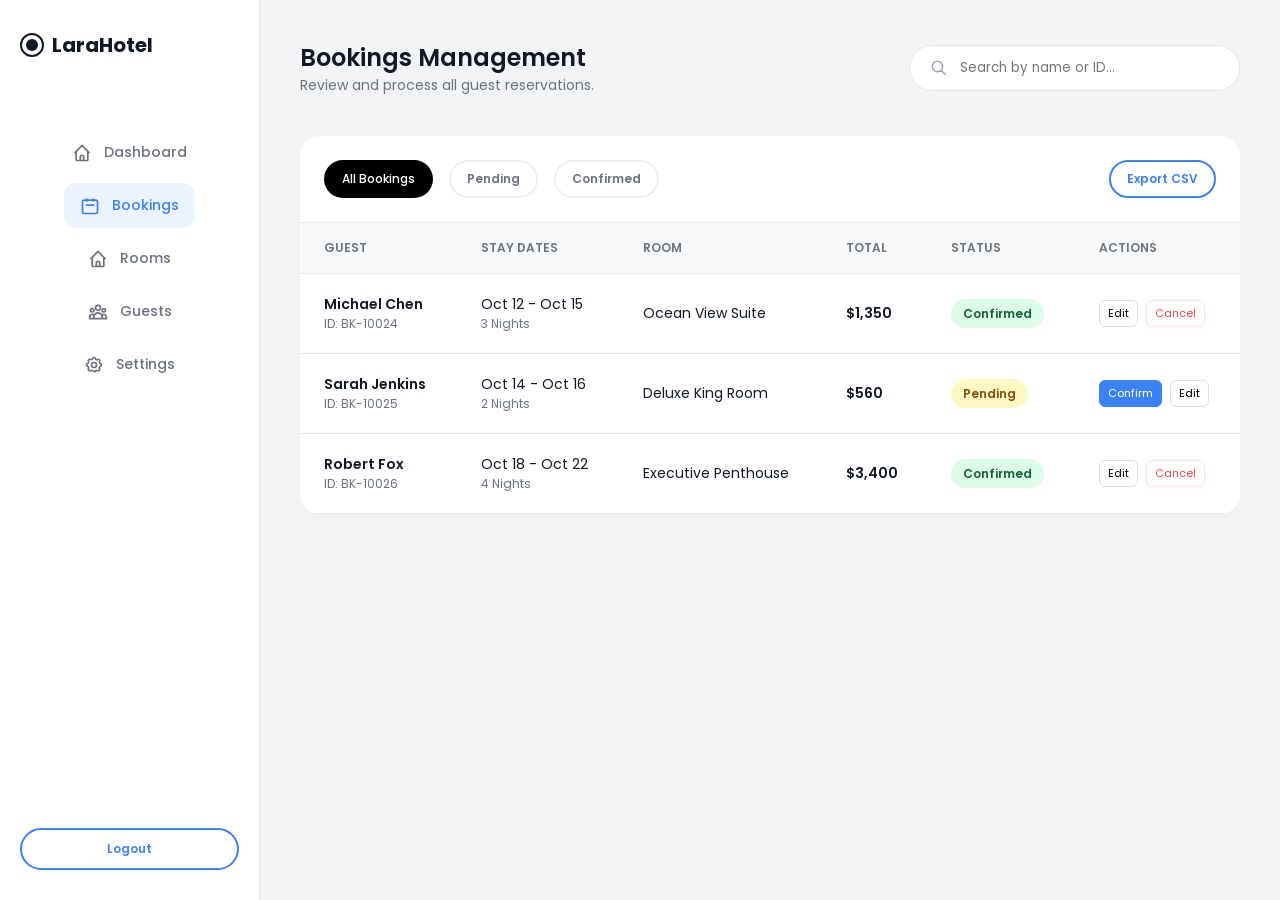
<file: _static_backup/ADMIN_BOOKINGS.HTML>
<!DOCTYPE html>
<html lang="en">
<head>
    <meta charset="UTF-8">
    <meta name="viewport" content="width=device-width, initial-scale=1.0">
    <title>Manage Bookings - LaraHotel Admin</title>
    <link rel="stylesheet" href="STYLE.CSS">
</head>
<body class="admin-body">

    <div class="admin-layout">
        
        <!-- SIDEBAR -->
        <aside class="admin-sidebar">
            <a href="INDEX.HTML" class="logo" style="margin-bottom: 40px; justify-content: flex-start;">
                <div class="logo-icon"></div>
                LaraHotel
            </a>

            <nav class="admin-nav">
                <a href="ADMIN.HTML">
                    <svg width="20" height="20" fill="none" stroke="currentColor" stroke-width="2" viewBox="0 0 24 24"><path d="M3 12l2-2m0 0l7-7 7 7M5 10v10a1 1 0 001 1h3m10-11l2 2m-2-2v10a1 1 0 01-1 1h-3m-6 0a1 1 0 001-1v-4a1 1 0 011-1h2a1 1 0 011 1v4a1 1 0 001 1m-6 0h6"></path></svg>
                    Dashboard
                </a>
                <a href="ADMIN_BOOKINGS.HTML" class="active">
                    <svg width="20" height="20" fill="none" stroke="currentColor" stroke-width="2" viewBox="0 0 24 24"><path d="M8 7V3m8 4V3m-9 8h10M5 21h14a2 2 0 002-2V7a2 2 0 00-2-2H5a2 2 0 00-2 2v12a2 2 0 002 2z"></path></svg>
                    Bookings
                </a>
                <a href="ADMIN_ROOMS.HTML">
                    <svg width="20" height="20" fill="none" stroke="currentColor" stroke-width="2" viewBox="0 0 24 24"><path d="M3 12l2-2m0 0l7-7 7 7M5 10v10a1 1 0 001 1h3m10-11l2 2m-2-2v10a1 1 0 01-1 1h-3m-6 0a1 1 0 001-1v-4a1 1 0 011-1h2a1 1 0 011 1v4a1 1 0 001 1m-6 0h6"></path></svg>
                    Rooms
                </a>
                <a href="ADMIN_GUESTS.HTML">
                    <svg width="20" height="20" fill="none" stroke="currentColor" stroke-width="2" viewBox="0 0 24 24"><path d="M17 20h5v-2a3 3 0 00-5.356-1.857M17 20H7m10 0v-2c0-.656-.126-1.283-.356-1.857M7 20H2v-2a3 3 0 015.356-1.857M7 20v-2c0-.656.126-1.283.356-1.857m0 0a5.002 5.002 0 019.288 0M15 7a3 3 0 11-6 0 3 3 0 016 0zm6 3a2 2 0 11-4 0 2 2 0 014 0zM7 10a2 2 0 11-4 0 2 2 0 014 0z"></path></svg>
                    Guests
                </a>
                <a href="#">
                    <svg width="20" height="20" fill="none" stroke="currentColor" stroke-width="2" viewBox="0 0 24 24"><path d="M10.325 4.317c.426-1.756 2.924-1.756 3.35 0a1.724 1.724 0 002.573 1.066c1.543-.94 3.31.826 2.37 2.37a1.724 1.724 0 001.065 2.572c1.756.426 1.756 2.924 0 3.35a1.724 1.724 0 00-1.066 2.573c.94 1.543-.826 3.31-2.37 2.37a1.724 1.724 0 00-2.572 1.065c-.426 1.756-2.924-1.756-3.35 0a1.724 1.724 0 00-2.573-1.066c-1.543.94-3.31-.826-2.37-2.37a1.724 1.724 0 00-1.065-2.572c-1.756-.426-1.756-2.924 0-3.35a1.724 1.724 0 001.066-2.573c-.94-1.543.826-3.31 2.37-2.37.996.608 2.296.07 2.572-1.065z"></path><path d="M15 12a3 3 0 11-6 0 3 3 0 016 0z"></path></svg>
                    Settings
                </a>
            </nav>

            <a href="INDEX.HTML" class="btn-outline" style="margin-top: auto; text-align: center; font-size:12px;">Logout</a>
        </aside>

        <!-- MAIN CONTENT -->
        <main class="admin-main">
            
            <!-- HEADER -->
            <header class="admin-header">
                <div>
                    <h2 style="font-size: 24px; font-weight: 600; color: var(--dark-text);">Bookings Management</h2>
                    <p style="color: var(--gray-text); font-size: 14px;">Review and process all guest reservations.</p>
                </div>

                <div style="display:flex; gap:20px; align-items:center;">
                    <div class="admin-search">
                        <svg width="20" height="20" fill="none" stroke="#9CA3AF" stroke-width="2" viewBox="0 0 24 24"><path d="M21 21l-6-6m2-5a7 7 0 11-14 0 7 7 0 0114 0z"></path></svg>
                        <input type="text" placeholder="Search by name or ID...">
                    </div>
                </div>
            </header>

            <!-- BOOKINGS TABLE -->
            <div class="admin-table-wrapper">
                <div class="admin-table-header">
                    <div style="display:flex; gap:16px;">
                        <button class="btn-black" style="padding: 8px 16px; font-size: 12px;">All Bookings</button>
                        <button class="btn-outline" style="padding: 8px 16px; font-size: 12px; border-color: #eee; color: var(--gray-text);">Pending</button>
                        <button class="btn-outline" style="padding: 8px 16px; font-size: 12px; border-color: #eee; color: var(--gray-text);">Confirmed</button>
                    </div>
                    <button class="btn-outline" style="padding: 8px 16px; font-size: 12px;">Export CSV</button>
                </div>
                <table class="admin-table">
                    <thead>
                        <tr>
                            <th>Guest</th>
                            <th>Stay Dates</th>
                            <th>Room</th>
                            <th>Total</th>
                            <th>Status</th>
                            <th>Actions</th>
                        </tr>
                    </thead>
                    <tbody>
                        <tr>
                            <td>
                                <div style="font-weight:600; color:var(--dark-text);">Michael Chen</div>
                                <div style="font-size:12px; color:var(--gray-text);">ID: BK-10024</div>
                            </td>
                            <td>
                                <div style="font-size:14px;">Oct 12 - Oct 15</div>
                                <div style="font-size:12px; color:var(--gray-text);">3 Nights</div>
                            </td>
                            <td>Ocean View Suite</td>
                            <td style="font-weight:600;">$1,350</td>
                            <td><span class="status-badge status-confirmed">Confirmed</span></td>
                            <td>
                                <div style="display:flex; gap:8px;">
                                    <button style="padding: 4px 8px; font-size: 11px; border: 1px solid #ddd; background: white; border-radius: 6px; cursor: pointer;">Edit</button>
                                    <button style="padding: 4px 8px; font-size: 11px; border: 1px solid #fee2e2; background: #fff; color: #ef4444; border-radius: 6px; cursor: pointer;">Cancel</button>
                                </div>
                            </td>
                        </tr>
                        <tr>
                            <td>
                                <div style="font-weight:600; color:var(--dark-text);">Sarah Jenkins</div>
                                <div style="font-size:12px; color:var(--gray-text);">ID: BK-10025</div>
                            </td>
                            <td>
                                <div style="font-size:14px;">Oct 14 - Oct 16</div>
                                <div style="font-size:12px; color:var(--gray-text);">2 Nights</div>
                            </td>
                            <td>Deluxe King Room</td>
                            <td style="font-weight:600;">$560</td>
                            <td><span class="status-badge status-pending">Pending</span></td>
                            <td>
                                <div style="display:flex; gap:8px;">
                                    <button style="padding: 4px 8px; font-size: 11px; border: 1px solid var(--primary-blue); background: var(--primary-blue); color: white; border-radius: 6px; cursor: pointer;">Confirm</button>
                                    <button style="padding: 4px 8px; font-size: 11px; border: 1px solid #ddd; background: white; border-radius: 6px; cursor: pointer;">Edit</button>
                                </div>
                            </td>
                        </tr>
                        <!-- More rows... -->
                         <tr>
                            <td>
                                <div style="font-weight:600; color:var(--dark-text);">Robert Fox</div>
                                <div style="font-size:12px; color:var(--gray-text);">ID: BK-10026</div>
                            </td>
                            <td>
                                <div style="font-size:14px;">Oct 18 - Oct 22</div>
                                <div style="font-size:12px; color:var(--gray-text);">4 Nights</div>
                            </td>
                            <td>Executive Penthouse</td>
                            <td style="font-weight:600;">$3,400</td>
                            <td><span class="status-badge status-confirmed">Confirmed</span></td>
                            <td>
                                <div style="display:flex; gap:8px;">
                                    <button style="padding: 4px 8px; font-size: 11px; border: 1px solid #ddd; background: white; border-radius: 6px; cursor: pointer;">Edit</button>
                                    <button style="padding: 4px 8px; font-size: 11px; border: 1px solid #fee2e2; background: #fff; color: #ef4444; border-radius: 6px; cursor: pointer;">Cancel</button>
                                </div>
                            </td>
                        </tr>
                    </tbody>
                </table>
            </div>

        </main>
    </div>

</body>
</html>
</file>
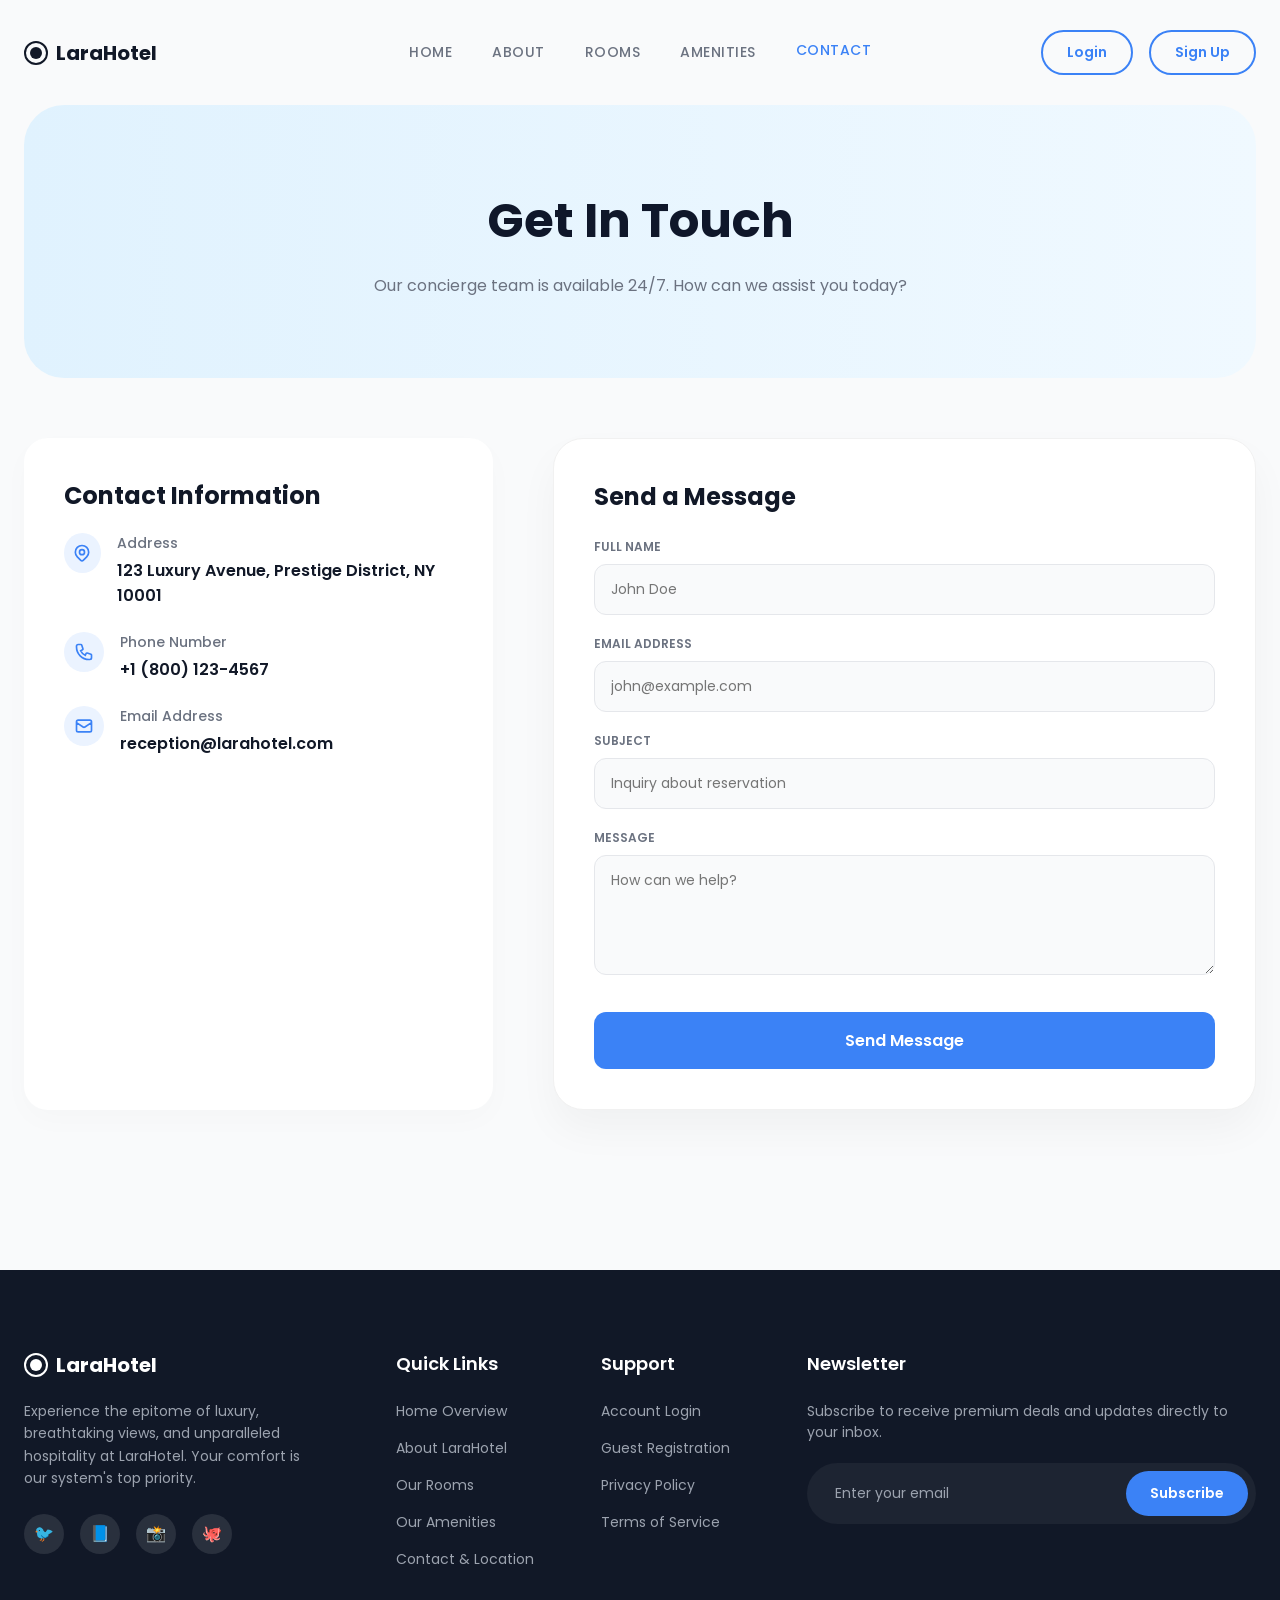
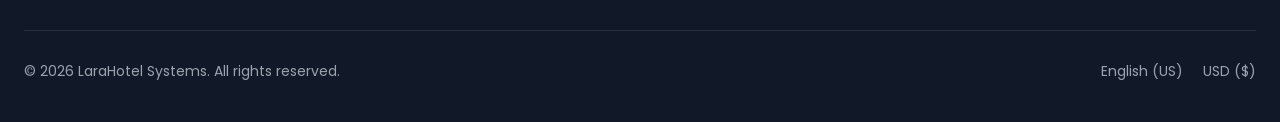
<file: _static_backup/CONTACT.HTML>
<!DOCTYPE html>
<html lang="en">
<head>
    <meta charset="UTF-8">
    <meta name="viewport" content="width=device-width, initial-scale=1.0">
    <title>Contact Us - LaraHotel</title>
    <link rel="stylesheet" href="STYLE.CSS">
</head>
<body>

    <div class="container">
        
        <!-- NAVBAR -->
        <nav>
            <a href="INDEX.HTML" class="logo">
                <div class="logo-icon"></div>
                LaraHotel
            </a>
            <div class="nav-center-links">
                <a href="INDEX.HTML">Home</a>
                <a href="ABOUT.HTML">About</a>
                <a href="ROOMS.HTML">Rooms</a>
                <a href="AMENITIES.HTML">Amenities</a>
                <a href="CONTACT.HTML" class="active-link">Contact</a>
            </div>
            <div class="nav-auth-links">
                <a href="LOGIN.HTML" class="btn-outline">Login</a>
                <a href="REGISTER.HTML" class="btn-outline">Sign Up</a>
            </div>
        </nav>

        <div class="page-hero">
            <h1>Get In Touch</h1>
            <p>Our concierge team is available 24/7. How can we assist you today?</p>
        </div>

        <div class="contact-grid">
            <div class="contact-info-card">
                <h3>Contact Information</h3>
                <div class="contact-item">
                    <div class="contact-icon">
                        <svg width="20" height="20" fill="none" stroke="currentColor" stroke-width="2" viewBox="0 0 24 24"><path d="M17.657 16.657L13.414 20.9a1.998 1.998 0 01-2.827 0l-4.244-4.243a8 8 0 1111.314 0z"></path><path d="M15 11a3 3 0 11-6 0 3 3 0 016 0z"></path></svg>
                    </div>
                    <div>
                        <h4>Address</h4>
                        <p>123 Luxury Avenue, Prestige District, NY 10001</p>
                    </div>
                </div>
                <div class="contact-item">
                    <div class="contact-icon">
                        <svg width="20" height="20" fill="none" stroke="currentColor" stroke-width="2" viewBox="0 0 24 24"><path d="M3 5a2 2 0 012-2h3.28a1 1 0 01.948.684l1.498 4.493a1 1 0 01-.502 1.21l-2.257 1.13a11.042 11.042 0 005.516 5.516l1.13-2.257a1 1 0 011.21-.502l4.493 1.498a1 1 0 01.684.949V19a2 2 0 01-2 2h-1C9.716 21 3 14.284 3 6V5z"></path></svg>
                    </div>
                    <div>
                        <h4>Phone Number</h4>
                        <p>+1 (800) 123-4567</p>
                    </div>
                </div>
                <div class="contact-item">
                    <div class="contact-icon">
                        <svg width="20" height="20" fill="none" stroke="currentColor" stroke-width="2" viewBox="0 0 24 24"><path d="M3 8l7.89 5.26a2 2 0 002.22 0L21 8M5 19h14a2 2 0 002-2V7a2 2 0 00-2-2H5a2 2 0 00-2 2v10a2 2 0 002 2z"></path></svg>
                    </div>
                    <div>
                        <h4>Email Address</h4>
                        <p>reception@larahotel.com</p>
                    </div>
                </div>
            </div>

            <div class="booking-panel" style="position: static; margin-top: 0; margin-bottom: 0;">
                <h3 style="font-size: 24px; margin-bottom: 24px;">Send a Message</h3>
                <form onsubmit="event.preventDefault(); alert('Message sent successfully!');">
                    <div class="form-group">
                        <label>Full Name</label>
                        <input type="text" placeholder="John Doe" required>
                    </div>
                    <div class="form-group">
                        <label>Email Address</label>
                        <input type="email" placeholder="john@example.com" required>
                    </div>
                    <div class="form-group">
                        <label>Subject</label>
                        <input type="text" placeholder="Inquiry about reservation" required>
                    </div>
                    <div class="form-group">
                        <label>Message</label>
                        <textarea style="width: 100%; padding: 14px 16px; border: 1px solid var(--border-color); border-radius: 12px; font-size: 14px; font-family: 'Poppins', sans-serif; background: var(--light-bg); outline: none; transition: border 0.3s; min-height: 120px;" placeholder="How can we help?" required></textarea>
                    </div>
                    <button type="submit" class="btn-reserve">Send Message</button>
                </form>
            </div>
        </div>
    </div>

    <!-- GLOBAL FOOTER -->
    <footer>
        <div class="container">
            <div class="footer-grid">
                <div class="footer-brand">
                    <a href="INDEX.HTML" class="logo">
                        <div class="logo-icon"></div>
                        LaraHotel
                    </a>
                    <p>Experience the epitome of luxury, breathtaking views, and unparalleled hospitality at LaraHotel. Your comfort is our system's top priority.</p>
                    <div class="footer-socials">
                        <a href="#">🐦</a>
                        <a href="#">📘</a>
                        <a href="#">📸</a>
                        <a href="#">🐙</a>
                    </div>
                </div>

                <div class="footer-links-col">
                    <h4 class="footer-title">Quick Links</h4>
                    <div class="footer-links">
                        <a href="INDEX.HTML">Home Overview</a>
                        <a href="ABOUT.HTML">About LaraHotel</a>
                        <a href="ROOMS.HTML">Our Rooms</a>
                        <a href="AMENITIES.HTML">Our Amenities</a>
                        <a href="CONTACT.HTML">Contact & Location</a>
                    </div>
                </div>

                <div class="footer-links-col">
                    <h4 class="footer-title">Support</h4>
                    <div class="footer-links">
                        <a href="LOGIN.HTML">Account Login</a>
                        <a href="REGISTER.HTML">Guest Registration</a>
                        <a href="#">Privacy Policy</a>
                        <a href="#">Terms of Service</a>
                    </div>
                </div>

                <div class="footer-newsletter">
                    <h4 class="footer-title">Newsletter</h4>
                    <p style="color: #9CA3AF; font-size: 14px; margin-bottom: 12px;">Subscribe to receive premium deals and updates directly to your inbox.</p>
                    <form class="newsletter-form" onsubmit="event.preventDefault(); alert('Subscribed!');">
                        <input type="email" placeholder="Enter your email" required>
                        <button type="submit">Subscribe</button>
                    </form>
                </div>
            </div>
            <div class="footer-bottom">
                <p>&copy; 2026 LaraHotel Systems. All rights reserved.</p>
                <div class="footer-bottom-links">
                    <a href="#">English (US)</a>
                    <a href="#">USD ($)</a>
                </div>
            </div>
        </div>
    </footer>

</body>
</html>
</file>
<file: _static_backup/STYLE.CSS>
@import url('https://fonts.googleapis.com/css2?family=Poppins:wght@400;500;600;700&display=swap');

:root {
    --primary-blue: #3B82F6; 
    --light-blue: #EBF3FF;
    --dark-text: #111827;
    --gray-text: #6B7280;
    --light-bg: #F9FAFB;
    --white: #FFFFFF;
    --black: #000000;
    --border-color: #E5E7EB;
}

* {
    margin: 0;
    padding: 0;
    box-sizing: border-box;
    font-family: 'Poppins', sans-serif;
}

body {
    background-color: var(--light-bg);
    color: var(--dark-text);
    overflow-x: hidden;
    scroll-behavior: smooth;
    display: flex;
    flex-direction: column;
    min-height: 100vh;
}

.container {
    max-width: 1280px;
    width: 100%;
    margin: 0 auto;
    padding: 0 24px;
    flex: 1; /* Keeps footer pinned if content is short */
}

/* --- SCROLLBAR --- */
::-webkit-scrollbar {
    width: 8px;
}
::-webkit-scrollbar-track {
    background: #f1f1f1; 
}
::-webkit-scrollbar-thumb {
    background: #ccc; 
    border-radius: 4px;
}
::-webkit-scrollbar-thumb:hover {
    background: #888; 
}

/* --- NAVBAR --- */
nav {
    display: grid;
    grid-template-columns: 200px 1fr 200px;
    align-items: center;
    padding: 30px 0;
    position: relative;
    z-index: 100;
}

.logo {
    font-size: 20px;
    font-weight: 700;
    display: flex;
    align-items: center;
    gap: 8px;
    color: var(--dark-text);
    text-decoration: none;
    transition: transform 0.3s;
}

.logo:hover {
    transform: scale(1.02);
}

.logo-icon {
    width: 24px;
    height: 24px;
    border: 2px solid var(--dark-text);
    border-radius: 50%;
    position: relative;
}
.logo-icon::after {
    content: '';
    position: absolute;
    top: 4px; left: 4px;
    width: 12px; height: 12px;
    background: var(--dark-text);
    border-radius: 50%;
}

.nav-center-links {
    justify-self: center;
    display: flex;
    gap: 40px;
}

.nav-center-links a {
    text-decoration: none;
    color: var(--gray-text);
    font-size: 14px;
    font-weight: 500;
    text-transform: uppercase;
    letter-spacing: 0.5px;
    transition: color 0.3s, transform 0.2s;
}

.nav-center-links a:hover, .nav-center-links a.active-link {
    color: var(--primary-blue);
    transform: translateY(-2px);
}

.nav-auth-links {
    justify-self: end;
    display: flex;
    gap: 16px;
    align-items: center;
}

.btn-outline {
    border: 2px solid var(--primary-blue);
    color: var(--primary-blue);
    padding: 10px 24px;
    border-radius: 30px;
    text-decoration: none;
    font-size: 14px;
    font-weight: 600;
    transition: 0.3s;
    background: transparent;
    white-space: nowrap;
}
.btn-outline:hover {
    background: var(--primary-blue);
    color: white;
}

.btn-black {
    background-color: var(--black);
    color: var(--white);
    padding: 12px 28px;
    border-radius: 30px;
    text-decoration: none;
    font-size: 14px;
    font-weight: 500;
    transition: transform 0.2s, box-shadow 0.2s;
    border: 2px solid transparent;
}

.btn-black:hover {
    transform: scale(1.05);
    box-shadow: 0 10px 20px rgba(0,0,0,0.1);
}

.btn-blue {
    background-color: var(--primary-blue);
    color: var(--white);
    padding: 16px 32px;
    border-radius: 30px;
    text-decoration: none;
    font-size: 14px;
    font-weight: 500;
    display: inline-flex;
    align-items: center;
    justify-content: center;
    gap: 12px;
    box-shadow: 0 10px 20px rgba(59, 130, 246, 0.3);
    transition: background 0.3s, transform 0.3s, box-shadow 0.3s;
    cursor: pointer;
    border: none;
}

.btn-blue:hover {
    background-color: #2563eb;
    transform: translateY(-2px);
    box-shadow: 0 15px 30px rgba(59, 130, 246, 0.4);
}

.btn-blue .icon-play {
    width: 24px;
    height: 24px;
    background: white;
    border-radius: 50%;
    display: flex;
    justify-content: center;
    align-items: center;
}

.btn-blue .icon-play::after {
    content: '';
    width: 0; height: 0;
    border-top: 4px solid transparent;
    border-bottom: 4px solid transparent;
    border-left: 6px solid var(--primary-blue);
    margin-left: 2px;
}

/* --- PAGE HERO (Common for Subpages) --- */
.page-hero {
    background: linear-gradient(to right, #e0f2fe, #f0f9ff);
    border-radius: 40px;
    display: flex;
    flex-direction: column;
    align-items: center;
    justify-content: center;
    text-align: center;
    padding: 80px 40px;
    margin-bottom: 60px;
    position: relative;
    overflow: hidden;
}

.page-hero h1 {
    font-size: 48px;
    color: #0f172a;
    margin-bottom: 16px;
    z-index: 2;
}

.page-hero p {
    color: var(--gray-text);
    font-size: 16px;
    max-width: 600px;
    z-index: 2;
}

/* --- HOME HERO --- */
.hero {
    position: relative;
    background: linear-gradient(to right, #e0f2fe, #f0f9ff);
    border-radius: 40px;
    padding: 80px 60px 140px 60px; 
    display: flex;
    align-items: center;
    min-height: 500px;
    overflow: hidden;
    margin-bottom: 40px;
}

.hero-bg-img {
    position: absolute;
    right: 0;
    top: 0;
    height: 100%;
    width: 55%;
    object-fit: cover;
    border-radius: 40px 0 0 40px;
    mask-image: linear-gradient(to left, rgba(0,0,0,1) 50%, rgba(0,0,0,0) 100%);
    -webkit-mask-image: linear-gradient(to left, rgba(0,0,0,1) 50%, rgba(0,0,0,0) 100%);
}

.hero-content {
    position: relative;
    z-index: 2;
    max-width: 500px;
    animation: fadeUp 1s ease-out forwards;
}

@keyframes fadeUp {
    from { opacity: 0; transform: translateY(30px); }
    to { opacity: 1; transform: translateY(0); }
}

.hero-subtitle {
    font-size: 12px;
    font-weight: 600;
    color: var(--gray-text);
    text-transform: uppercase;
    letter-spacing: 1px;
    margin-bottom: 16px;
}

.hero-title {
    font-size: 56px;
    font-weight: 700;
    line-height: 1.1;
    margin-bottom: 40px;
    color: #0f172a;
}

.hero-pagination {
    position: absolute;
    left: 30px;
    top: 50%;
    transform: translateY(-50%);
    display: flex;
    flex-direction: column;
    align-items: center;
    gap: 20px;
    z-index: 2;
}
.hero-pagination::before {
    content: ''; position: absolute;
    top: 0; bottom: 0; width: 1px; background: rgba(0,0,0,0.1); z-index: -1;
}

.page-dot {
    width: 24px; height: 24px; background: var(--white);
    border-radius: 50%; display: flex; justify-content: center; align-items: center;
    font-size: 10px; color: var(--gray-text); box-shadow: 0 2px 5px rgba(0,0,0,0.05);
    cursor: pointer; transition: 0.3s;
}
.page-dot.active { color: var(--dark-text); font-weight: bold; transform: scale(1.2); }

/* --- BOOKING ENGINE --- */
.booking-search {
    position: absolute;
    bottom: 20px;
    left: 50%;
    transform: translateX(-50%);
    background: white;
    padding: 15px 30px;
    border-radius: 100px;
    box-shadow: 0 20px 40px rgba(0,0,0,0.08);
    display: flex;
    gap: 30px;
    align-items: center;
    z-index: 20;
    width: max-content;
    border: 1px solid #eaeaea;
}

.search-field {
    display: flex;
    flex-direction: column;
    border-right: 1px solid #eaeaea;
    padding-right: 30px;
}
.search-field:last-of-type { border-right: none; padding-right: 0; }

.search-field label {
    font-size: 11px; font-weight: 600; color: var(--gray-text);
    text-transform: uppercase; letter-spacing: 1px; margin-bottom: 4px;
}
.search-field input, .search-field select {
    border: none; font-size: 14px; font-weight: 500;
    color: var(--dark-text); background: transparent; outline: none; cursor: pointer;
}
.search-btn { border-radius: 100px; padding: 14px 28px; white-space: nowrap; }

/* --- BRANDS --- */
.brands {
    display: flex; justify-content: space-between; align-items: center;
    padding: 80px 0 60px 0; border-bottom: 1px solid #eaeaea; margin-bottom: 60px;
}
.social-follow { display: flex; align-items: center; gap: 16px; font-size: 14px; color: var(--gray-text); }
.social-follow span { font-weight: 500; cursor: pointer; transition: transform 0.3s; }
.social-follow span:hover { transform: scale(1.2); }
.partners { display: flex; gap: 40px; align-items: center; color: #9CA3AF; font-size: 18px; font-weight: 600; }
.partners span { cursor: pointer; transition: opacity 0.3s; }
.partners span:hover { opacity: 0.7; }

/* --- FEATURED ROOMS GRID --- */
.section-header { display: flex; justify-content: space-between; align-items: flex-end; margin-bottom: 30px; }
.section-header h2 { font-size: 28px; font-weight: 600; margin-bottom: 8px; }
.section-header p { color: var(--gray-text); font-size: 14px; }

.slider-nav { display: flex; gap: 12px; }
.slider-nav button {
    width: 40px; height: 40px; border-radius: 50%; border: 1px solid #eaeaea;
    background: white; cursor: pointer; display: flex; justify-content: center; align-items: center;
    transition: 0.3s;
}
.slider-nav button.active, .slider-nav button:hover { background: var(--black); color: white; border: none; }

.rooms-carousel { margin-bottom: 80px; padding-bottom: 20px;}
.rooms-grid {
    display: grid;
    grid-template-columns: repeat(3, 1fr);
    gap: 30px;
}

.room-card {
    background: white; padding-bottom: 16px; border-radius: 24px;
    transition: transform 0.3s, box-shadow 0.3s; cursor: pointer;
    box-shadow: 0 4px 6px rgba(0,0,0,0.02); position: relative;
}
.room-card:hover { transform: translateY(-5px); box-shadow: 0 15px 30px rgba(0,0,0,0.08); }
.room-card img { width: 100%; height: 240px; object-fit: cover; border-radius: 24px; margin-bottom: 16px; }

.room-info { display: flex; justify-content: space-between; align-items: flex-start; padding: 0 16px; }
.room-title { font-size: 16px; font-weight: 600; margin-bottom: 4px; }
.room-meta { font-size: 12px; color: var(--gray-text); display: flex; align-items: center; gap: 4px; }
.rating-pill { background: var(--primary-blue); color: white; padding: 4px 10px; border-radius: 20px; font-size: 12px; font-weight: 600; }

/* --- HOTEL CARE SECTION --- */
.hotel-care {
    background: white; border-radius: 40px; padding: 60px;
    display: flex; gap: 60px; margin-bottom: 100px; box-shadow: 0 20px 40px rgba(0,0,0,0.02);
}
.care-content { flex: 1; }
.care-content h2 { font-size: 36px; line-height: 1.2; margin-bottom: 20px; }
.care-content p { color: var(--gray-text); font-size: 14px; margin-bottom: 30px; line-height: 1.6; }

.care-grid { display: grid; grid-template-columns: 1fr 1fr; gap: 30px; }
.care-item { display: flex; gap: 16px; align-items: flex-start; transition: transform 0.3s;}
.care-item:hover { transform: translateX(5px); }
.care-icon { font-size: 24px; background: var(--light-blue); padding: 12px; border-radius: 16px; }
.care-item h4 { font-size: 16px; margin-bottom: 6px; }
.care-item p { font-size: 12px; margin-bottom: 0; color: var(--gray-text); }

.care-image { flex: 1; position: relative; }
.care-image img { width: 100%; height: 100%; object-fit: cover; border-radius: 30px; }
.care-floating-badge {
    position: absolute; bottom: -20px; left: -20px; background: white;
    padding: 20px; border-radius: 20px; box-shadow: 0 20px 40px rgba(0,0,0,0.1); text-align: center;
}
.care-floating-badge h3 { font-size: 32px; color: var(--primary-blue); }
.care-floating-badge p { font-size: 12px; color: var(--gray-text); font-weight: 600; }

/* --- PROCESS SECTION --- */
.process-section { text-align: center; margin-bottom: 100px; }
.process-section h2 { font-size: 28px; margin-bottom: 12px; }
.process-section > p { color: var(--gray-text); font-size: 14px; max-width: 500px; margin: 0 auto 60px; line-height: 1.6; }

.process-grid { display: grid; grid-template-columns: 1fr 1.2fr 1fr; gap: 20px; align-items: end; }
.process-card {
    background: white; border-radius: 24px; padding: 40px; text-align: left;
    position: relative; transition: transform 0.3s;
}
.process-card:hover { transform: translateY(-5px); }
.process-card.active { background: var(--primary-blue); color: white; padding-top: 140px; }

.process-icon {
    width: 32px; height: 32px; background: #f0f4f8; border-radius: 50%;
    display: inline-flex; justify-content: center; align-items: center;
    margin-bottom: 20px; color: var(--primary-blue);
}
.active .process-icon { background: rgba(255,255,255,0.2); color: white; }
.process-card h3 { font-size: 18px; margin-bottom: 12px; }
.active h3 { font-size: 22px; }
.process-card p { font-size: 12px; color: var(--gray-text); line-height: 1.6; }
.active p { color: rgba(255,255,255,0.8); margin-bottom: 20px; }
.learn-more { color: white; font-size: 12px; font-weight: 600; text-decoration: none; text-transform: uppercase; letter-spacing: 1px; }

.process-floating-img {
    position: absolute; top: -40px; left: 50%; transform: translateX(-50%);
    width: 80%; height: 150px; object-fit: cover; border-radius: 20px; box-shadow: 0 10px 20px rgba(0,0,0,0.1);
}

/* --- PROMO SECTION --- */
.promo-section { margin-bottom: 100px; }
.promo-grid { display: grid; grid-template-columns: 1fr 1.5fr; gap: 60px; align-items: center; margin-bottom: 40px; }
.promo-img-wrapper { position: relative; }
.promo-img-wrapper img { width: 100%; height: 400px; object-fit: cover; border-radius: 24px; }
.promo-text { padding-right: 40px; }
.promo-text h2 { font-size: 48px; line-height: 1.1; font-weight: 700; text-transform: uppercase; margin-bottom: 20px; }
.promo-text h2 span { display: block; margin-top: 10px; }
.promo-text-inner { display: flex; justify-content: space-between; align-items: flex-end; margin-bottom: 20px; }
.promo-text p { color: var(--gray-text); font-size: 14px; line-height: 1.6; max-width: 400px; }

.promo-banner {
    background: linear-gradient(to right, #e0f2fe, #f0f9ff); border-radius: 20px;
    padding: 30px 40px; display: flex; justify-content: space-between; align-items: center;
}
.promo-offer { display: flex; align-items: center; gap: 20px; }
.promo-offer h3 { font-size: 28px; color: var(--primary-blue); }
.promo-offer p { font-size: 12px; color: var(--gray-text); line-height: 1.2; }

/* --- ROOM DETAILS SPECIFIC CSS --- */
.breadcrumb { padding: 20px 0; font-size: 12px; color: var(--gray-text); margin-bottom: 20px; }
.breadcrumb a { color: var(--primary-blue); text-decoration: none; font-weight: 600; }

.room-gallery {
    display: grid;
    grid-template-columns: 2.5fr 1fr;
    gap: 16px;
    height: 55vh;
    border-radius: 30px;
    overflow: hidden;
    margin-bottom: 40px;
}
.room-gallery-col {
    display: grid;
    grid-template-rows: 1fr 1fr;
    gap: 16px;
}
.room-gallery-item {
    overflow: hidden;
    width: 100%;
    height: 100%;
}
.room-gallery-item img {
    width: 100%;
    height: 100%;
    object-fit: cover;
    transition: transform 0.4s ease;
    cursor: pointer;
}
.room-gallery-item:hover img {
    transform: scale(1.03);
}

@media (max-width: 768px) {
    .room-gallery { grid-template-columns: 1fr; height: auto; }
    .room-gallery-item.main-item { height: 300px; }
    .room-gallery-col { grid-template-columns: 1fr 1fr; grid-template-rows: auto; }
    .room-gallery-col .room-gallery-item { height: 150px; }
}

.page-layout { display: grid; grid-template-columns: 2fr 1fr; gap: 60px; align-items: start; margin-bottom: 100px; }

.room-header { margin-bottom: 30px; }
.room-header h1 { font-size: 40px; margin-bottom: 10px; line-height: 1.1; }
.room-meta-tags { display: flex; flex-wrap: wrap; gap: 16px; margin-bottom: 20px; }
.meta-tag {
    background: white; border: 1px solid var(--border-color); padding: 6px 16px; border-radius: 20px;
    font-size: 12px; font-weight: 500; color: var(--gray-text); display: flex; align-items: center; gap: 8px;
}

.section-title { font-size: 20px; font-weight: 600; margin: 40px 0 20px; }
.room-desc { font-size: 15px; color: var(--gray-text); line-height: 1.8; margin-bottom: 40px; }

.amenities-grid { display: grid; grid-template-columns: 1fr 1fr; gap: 20px; }
.amenity-item { display: flex; align-items: center; gap: 16px; font-size: 14px; color: var(--dark-text); }
.amenity-icon {
    width: 48px; height: 48px; background: white; border: 1px solid var(--border-color); border-radius: 12px;
    display: flex; justify-content: center; align-items: center; font-size: 20px; color: var(--primary-blue);
    transition: 0.3s;
}
.amenity-item:hover .amenity-icon { background: var(--primary-blue); color: white; border-color: var(--primary-blue);}

.booking-panel {
    background: white; padding: 40px; border-radius: 30px;
    box-shadow: 0 20px 40px rgba(0,0,0,0.04); position: sticky; top: 40px;
    border: 1px solid #f1f1f1;
}
.booking-price { font-size: 36px; font-weight: 700; color: var(--primary-blue); margin-bottom: 30px; }
.booking-price span { font-size: 14px; color: var(--gray-text); font-weight: 500; }

.form-group { margin-bottom: 20px; }
.form-group label { display: block; font-size: 12px; font-weight: 600; color: var(--gray-text); text-transform: uppercase; margin-bottom: 8px; }
.form-group input, .form-group select {
    width: 100%; padding: 14px 16px; border: 1px solid var(--border-color); border-radius: 12px;
    font-size: 14px; font-family: 'Poppins', sans-serif; background: var(--light-bg);
    outline: none; transition: border 0.3s;
}
.form-group input:focus, .form-group select:focus { border-color: var(--primary-blue); }

.price-breakdown { margin-top: 30px; padding-top: 20px; border-top: 1px solid var(--border-color); }
.price-row { display: flex; justify-content: space-between; font-size: 14px; color: var(--gray-text); margin-bottom: 12px; }
.price-total { display: flex; justify-content: space-between; font-size: 18px; font-weight: 700; color: var(--dark-text); margin-top: 20px; }

.btn-reserve {
    display: block; width: 100%; text-align: center; background: var(--primary-blue); color: white;
    padding: 16px; border-radius: 12px; margin-top: 30px; font-size: 16px; font-weight: 600;
    transition: background 0.3s, transform 0.2s; border: none; cursor: pointer;
}
.btn-reserve:hover { background: #2563eb; transform: translateY(-2px); }

/* --- OTHER PAGES SCALES --- */
.contact-grid { display: grid; grid-template-columns: 1fr 1.5fr; gap: 60px; margin-bottom: 100px; }
.contact-info-card { background: white; padding: 40px; border-radius: 24px; box-shadow: 0 10px 30px rgba(0,0,0,0.02);}
.contact-info-card h3 { font-size: 24px; margin-bottom: 20px; }
.contact-item { display: flex; gap: 16px; margin-bottom: 24px; align-items: flex-start;}
.contact-icon { width: 40px; height: 40px; background: var(--light-blue); color: var(--primary-blue); border-radius: 50%; display: flex; justify-content: center; align-items: center; font-size: 18px;}
.contact-item h4 { font-size: 14px; color: var(--gray-text); font-weight: 500; margin-bottom: 4px;}
.contact-item p { font-size: 16px; font-weight: 600; color: var(--dark-text); }

.about-grid { display: grid; grid-template-columns: 1fr 1fr; gap: 60px; align-items: center; margin-bottom: 100px;}
.about-images { display: grid; grid-template-columns: 1fr 1fr; gap: 20px; }
.about-images img { width: 100%; height: 300px; object-fit: cover; border-radius: 24px; }
.about-images img:nth-child(2) { margin-top: 40px; height: 340px;}

.amenity-blocks { display: flex; flex-direction: column; gap: 80px; margin-bottom: 100px;}
.amenity-block { display: flex; gap: 60px; align-items: center;}
.amenity-block:nth-child(even) { flex-direction: row-reverse; }
.amenity-block img { width: 50%; height: 400px; object-fit: cover; border-radius: 30px; box-shadow: 0 20px 40px rgba(0,0,0,0.08);}
.amenity-content { width: 50%; padding: 40px; }
.amenity-content h2 { font-size: 36px; margin-bottom: 20px;}
.amenity-content p { font-size: 15px; color: var(--gray-text); line-height: 1.7;}

/* --- AUTH PAGES --- */
.auth-page-layout {
    display: flex;
    background: white;
    border-radius: 30px;
    box-shadow: 0 20px 40px rgba(0,0,0,0.06);
    overflow: hidden;
    border: 1px solid #f1f1f1;
    max-width: 1100px;
    margin: 40px auto 100px;
    min-height: 600px;
}
.auth-left-image {
    width: 50%;
}
.auth-left-image img {
    width: 100%;
    height: 100%;
    object-fit: cover;
    display: block;
}
.auth-right-form {
    width: 50%;
    display: flex;
    justify-content: center;
    align-items: center;
}
.auth-card { 
    padding: 60px 40px; 
    width: 100%; 
    max-width: 100%; 
    text-align: center; 
    background: transparent;
    box-shadow: none;
    border: none;
}
.auth-card.register-card { max-width: 100%; padding: 60px 40px; }
.auth-card h2 { font-size: 32px; margin-bottom: 10px; color: var(--dark-text); }
.auth-card p { color: var(--gray-text); font-size: 14px; margin-bottom: 30px; }
.auth-card .form-group { text-align: left; margin-bottom: 16px;}
.auth-card .form-row { display: grid; grid-template-columns: 1fr 1fr; gap: 20px; }
.auth-link { color: var(--primary-blue); text-decoration: none; font-weight: 600; font-size: 14px;}
.auth-link:hover { text-decoration: underline; }

/* --- GLOBAL FOOTER --- */
footer {
    background-color: var(--dark-text);
    color: white;
    padding: 80px 0 40px;
    margin-top: 60px;
}

.footer-grid {
    display: grid;
    grid-template-columns: 2fr 1fr 1fr 1.5fr;
    gap: 40px;
    margin-bottom: 60px;
}

.footer-brand .logo { color: white; display: inline-flex; margin-bottom: 20px;}
.footer-brand .logo-icon { border-color: white; }
.footer-brand .logo-icon::after { background: white; }
.footer-brand p { color: #9CA3AF; font-size: 14px; line-height: 1.6; max-width: 300px; margin-bottom: 24px;}
.footer-socials { display: flex; gap: 16px; }
.footer-socials a { width: 40px; height: 40px; background: rgba(255,255,255,0.1); border-radius: 50%; display: flex; justify-content: center; align-items: center; color: white; text-decoration: none; transition: 0.3s;}
.footer-socials a:hover { background: var(--primary-blue); transform: translateY(-3px);}

.footer-title { font-size: 18px; font-weight: 600; margin-bottom: 24px; position: relative;}

.footer-links { display: flex; flex-direction: column; gap: 16px; }
.footer-links a { color: #9CA3AF; text-decoration: none; font-size: 14px; transition: 0.3s; }
.footer-links a:hover { color: white; padding-left: 5px;}

.newsletter-form { display: flex; background: rgba(255,255,255,0.05); padding: 8px; border-radius: 100px; margin-top: 20px;}
.newsletter-form input { background: transparent; border: none; padding: 12px 20px; color: white; outline: none; flex: 1; font-size: 14px;}
.newsletter-form input::placeholder { color: #9CA3AF; }
.newsletter-form button { background: var(--primary-blue); color: white; border: none; padding: 12px 24px; border-radius: 100px; cursor: pointer; font-size: 14px; font-weight: 600; transition: 0.3s;}
.newsletter-form button:hover { background: #2563eb; }

.footer-bottom { border-top: 1px solid rgba(255,255,255,0.1); padding-top: 30px; display: flex; justify-content: space-between; align-items: center; color: #9CA3AF; font-size: 14px;}
.footer-bottom-links { display: flex; gap: 20px;}
.footer-bottom-links a { color: #9CA3AF; text-decoration: none; }
.footer-bottom-links a:hover { color: white; }

/* --- RESPONSIVE --- */
@media (max-width: 1024px) {
    .page-layout, .contact-grid, .about-grid { grid-template-columns: 1fr; }
    .hero-bg-img { width: 100%; opacity: 0.3; mask-image: none; -webkit-mask-image: none; }
    .booking-search { flex-wrap: wrap; justify-content: center; width: 90%; bottom: -80px; gap: 15px;}
    .search-field { border-right: none; padding-right: 0;}
    .rooms-card { min-width: calc(50% - 15px); }
    .hotel-care { flex-direction: column; }
    .process-grid { grid-template-columns: 1fr; text-align: center; gap: 40px; }
    .process-card { text-align: center; }
    .process-floating-img { width: 60%; }
    .promo-grid { grid-template-columns: 1fr; gap: 30px;}
    .promo-img-wrapper img { height: 300px; }
    .booking-panel { position: static; }
    .footer-grid { grid-template-columns: 1fr 1fr; }
    .amenity-block, .amenity-block:nth-child(even) { flex-direction: column; }
    .amenity-block img, .amenity-content { width: 100%; }
}

@media (max-width: 768px) {
    .nav-links { display: none; }
    .hero { padding: 40px 20px; min-height: 400px; }
    .hero-title { font-size: 40px; }
    .hero-floating-card { display: none; } 
    .rooms-card { min-width: 100%; }
    .brands { flex-direction: column; gap: 20px; padding-top: 120px;} 
    .promo-text h2 { font-size: 32px; }
    .promo-banner { flex-direction: column; text-align: center; gap: 20px; }
    .room-hero { height: 40vh; border-radius: 20px; }
    .amenities-grid { grid-template-columns: 1fr; }
    .footer-grid { grid-template-columns: 1fr; }
    .footer-bottom { flex-direction: column; gap: 20px; text-align: center;}
    .about-images { grid-template-columns: 1fr; }
    .about-images img:nth-child(2) { margin-top: 0; }
    .auth-page-layout { grid-template-columns: 1fr; gap: 40px; }
    .auth-left-image { display: none; }
}

/* --- ADMIN DASHBOARD --- */
body.admin-body {
    background-color: #f3f4f6;
}

.admin-layout {
    display: flex;
    min-height: 100vh;
}

.admin-sidebar {
    width: 260px;
    background: white;
    border-right: 1px solid var(--border-color);
    padding: 30px 20px;
    display: flex;
    flex-direction: column;
    position: fixed;
    height: 100vh;
    overflow-y: auto;
    z-index: 50;
}

.admin-sidebar .logo { margin-bottom: 40px; justify-content: flex-start; }

.admin-nav {
    display: flex;
    flex-direction: column;
    gap: 8px;
}

.admin-nav a {
    text-decoration: none;
    color: var(--gray-text);
    padding: 12px 16px;
    border-radius: 12px;
    font-size: 14px;
    font-weight: 500;
    transition: 0.3s;
    display: flex;
    align-items: center;
    gap: 12px;
}

.admin-nav a:hover, .admin-nav a.active {
    background: var(--light-blue);
    color: var(--primary-blue);
}

.admin-main {
    flex: 1;
    margin-left: 260px;
    padding: 40px;
}

.admin-header {
    display: flex;
    justify-content: space-between;
    align-items: center;
    margin-bottom: 40px;
}

.admin-search {
    background: white;
    border: 1px solid var(--border-color);
    border-radius: 100px;
    padding: 12px 20px;
    min-width: 300px;
    display: flex;
    align-items: center;
    gap: 12px;
}

.admin-search input {
    border: none;
    outline: none;
    width: 100%;
    font-family: 'Poppins', sans-serif;
}

.admin-profile {
    display: flex;
    align-items: center;
    gap: 16px;
}

.admin-profile img {
    width: 40px;
    height: 40px;
    border-radius: 50%;
    object-fit: cover;
}

.metrics-grid {
    display: grid;
    grid-template-columns: repeat(4, 1fr);
    gap: 24px;
    margin-bottom: 40px;
}

.admin-card {
    background: white;
    border-radius: 20px;
    padding: 24px;
    box-shadow: 0 4px 6px rgba(0,0,0,0.02);
    border: 1px solid rgba(0,0,0,0.02);
}

.admin-card-title {
    font-size: 13px;
    color: var(--gray-text);
    text-transform: uppercase;
    font-weight: 600;
    margin-bottom: 8px;
    letter-spacing: 0.5px;
}

.admin-card-value {
    font-size: 32px;
    font-weight: 700;
    color: var(--dark-text);
}

.admin-table-wrapper {
    background: white;
    border-radius: 20px;
    box-shadow: 0 4px 6px rgba(0,0,0,0.02);
    overflow: hidden;
}

.admin-table-header {
    padding: 24px;
    border-bottom: 1px solid var(--border-color);
    display: flex;
    justify-content: space-between;
    align-items: center;
}

.admin-table-header h3 {
    font-size: 18px;
    font-weight: 600;
}

table.admin-table {
    width: 100%;
    border-collapse: collapse;
    text-align: left;
}

.admin-table th {
    padding: 16px 24px;
    font-size: 12px;
    font-weight: 600;
    color: var(--gray-text);
    text-transform: uppercase;
    border-bottom: 1px solid var(--border-color);
    background: #f9fafb;
}

.admin-table td {
    padding: 20px 24px;
    font-size: 14px;
    border-bottom: 1px solid var(--border-color);
    vertical-align: middle;
}

.status-badge {
    padding: 6px 12px;
    border-radius: 100px;
    font-size: 12px;
    font-weight: 600;
}
.status-confirmed { background: #dcfce7; color: #166534; }
.status-pending { background: #fef9c3; color: #854d0e; }

@media (max-width: 1024px) {
    .metrics-grid { grid-template-columns: repeat(2, 1fr); }
}

@media (max-width: 768px) {
    .admin-sidebar { display: none; }
    .admin-main { margin-left: 0; padding: 20px; }
    .metrics-grid { grid-template-columns: 1fr; }
    .admin-table-wrapper { overflow-x: auto; border-radius: 12px;}
}
</file>
